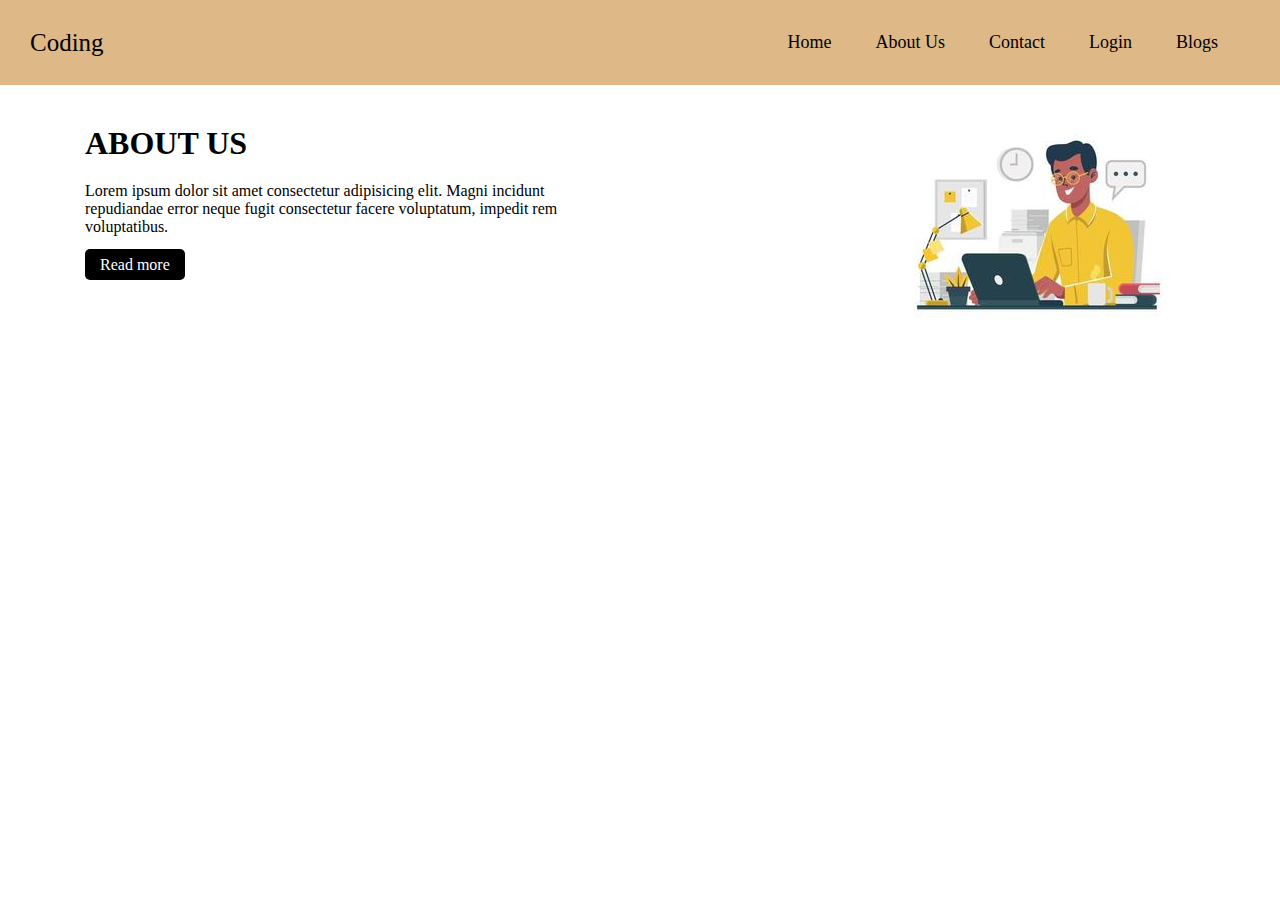
<file: about us/index.html>
<!DOCTYPE html>
<html lang="en">

<head>
    <meta charset="UTF-8">
    <meta name="viewport" content="width=device-width, initial-scale=1.0">
    <title>About us</title>

    <!-- font awesome cdn -->
    <link rel="stylesheet" href="https://cdnjs.cloudflare.com/ajax/libs/font-awesome/6.5.2/css/all.min.css"
        integrity="sha512-SnH5WK+bZxgPHs44uWIX+LLJAJ9/2PkPKZ5QiAj6Ta86w+fsb2TkcmfRyVX3pBnMFcV7oQPJkl9QevSCWr3W6A=="
        crossorigin="anonymous" referrerpolicy="no-referrer" />

    <!-- main css -->
    <link rel="stylesheet" href="./css/style.css" type="text/css">

    <!-- responsive css link -->
    <link rel="stylesheet" href="./css/reponsive.css">
</head>

<body>

    <header>
        <div class="navbar">
            <i class="fa-solid fa-bars"></i>
            <input type="radio" name="radio" class="radio1">

            <i class="fa-solid fa-xmark"></i>
            <input type="radio" name="radio" class="radio2">

            <div class="logo">
                <a href="javascript:void(0)">Coding</a>
            </div>

            <nav>
                <ul>
                    <li>
                        <a href="../home page/index.html" target="_blank">Home</a>
                    </li>

                    <li>
                        <a href="../about us/index.html" target="_blank">About Us</a>
                    </li>

                    <li>
                        <a href="../contact form/index.html" target="_blank">Contact</a>
                    </li>

                    <li>
                        <a href="../Login Form/index.html" target="_blank">Login</a>
                    </li>

                    <li>
                        <a href="../blog page/index.html" target="_blank">Blogs</a>
                    </li>


                </ul>
            </nav>

        </div>
    </header>

    
    <div class="about">
        <div class="container">
            <div class="row">
                <div class="col-6 col-mh12">
                    <div class="inner">
                        <div class="left-side">
                            <h1>ABOUT US</h1>
                            <p>Lorem ipsum dolor sit amet consectetur adipisicing elit. Magni incidunt repudiandae error
                                neque
                                fugit consectetur facere voluptatum, impedit rem voluptatibus.</p>

                            <a href="javascript:void(0)">Read more</a>

                            <div class="social-links">
                                <ul>
                                    <li>
                                        <a href="javascript:void(0)">
                                            <i class="fa-brands fa-instagram"></i>
                                        </a>
                                    </li>

                                    <li>
                                        <a href="javascript:void(0)">
                                            <i class="fa-brands fa-instagram"></i>
                                        </a>
                                    </li>

                                    <li>
                                        <a href="javascript:void(0)">
                                            <i class="fa-brands fa-github"></i>
                                        </a>
                                    </li>
                                </ul>
                            </div>
                        </div>

                        <div class="col-6 col-mh12">
                            <div class="right-side">
                                <img src="./image/man-working-on-laptop.jpg" alt="">
                            </div>
                        </div>
                    </div>
                </div>
            </div>
        </div>
    </div>
</body>

</html>
</file>
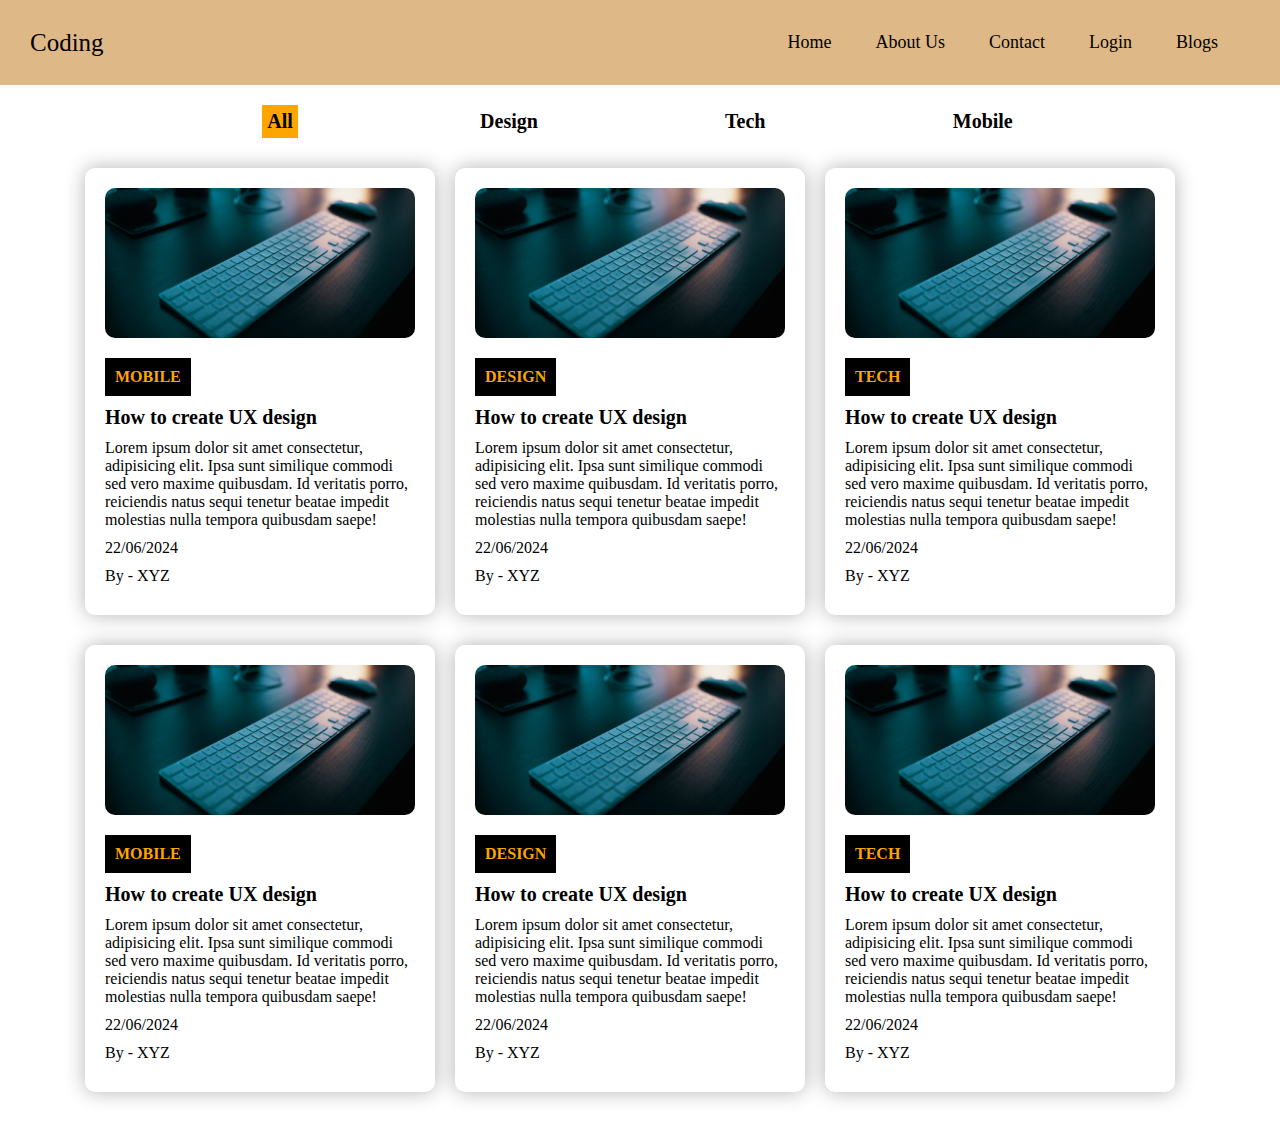
<file: blog page/index.html>
<!DOCTYPE html>
<html lang="en">

<head>
    <meta charset="UTF-8">
    <meta name="viewport" content="width=device-width, initial-scale=1.0">
    <title>Blogs</title>

    <link rel="stylesheet" href="https://cdnjs.cloudflare.com/ajax/libs/font-awesome/6.5.2/css/all.min.css"
        integrity="sha512-SnH5WK+bZxgPHs44uWIX+LLJAJ9/2PkPKZ5QiAj6Ta86w+fsb2TkcmfRyVX3pBnMFcV7oQPJkl9QevSCWr3W6A=="
        crossorigin="anonymous" referrerpolicy="no-referrer">

    <!-- main css -->
    <link rel="stylesheet" href="./css/style.css" type="text/css">

    <!-- responsive css -->
    <link rel="stylesheet" href="./css/responsive.css">
</head>

<body>

    <header>
        <div class="navbar">
            <i class="fa-solid fa-bars"></i>
            <input type="radio" name="radio" class="radio1">

            <i class="fa-solid fa-xmark"></i>
            <input type="radio" name="radio" class="radio2">

            <div class="logo">
                <a href="javascript:void(0)">Coding</a>
            </div>

            <nav>
                <ul>
                    <li>
                        <a href="../home page/index.html" target="_blank">Home</a>
                    </li>

                    <li>
                        <a href="../about us/index.html" target="_blank">About Us</a>
                    </li>

                    <li>
                        <a href="../contact form/index.html" target="_blank">Contact</a>
                    </li>

                    <li>
                        <a href="../Login Form/index.html" target="_blank">Login</a>
                    </li>

                    <li>
                        <a href="../blog page/index.html" target="_blank">Blogs</a>
                    </li>


                </ul>
            </nav>

        </div>
    </header>

    <div class="container">
        <div class="title">
            <div class="row">
                <div class="col-12 ">
                    <ul>
                        <li class="active">
                            <a href="javscript:void(0)">All</a>
                        </li>

                        <li>
                            <a href="javscript:void(0)">Design</a>
                        </li>

                        <li>
                            <a href="javscript:void(0)">Tech</a>
                        </li>

                        <li>
                            <a href="javscript:void(0)">Mobile</a>
                        </li>
                    </ul>
                </div>
            </div>
        </div>


        <div class="blog">
            <div class="row">
                <div class="blog-inner">
                    <div class="col-4">
                        <div class="i1">
                            <div class="image"></div>

                            <h4>Mobile</h4>
                            <h5>How to create UX design</h5>
                            <p>Lorem ipsum dolor sit amet consectetur, adipisicing elit. Ipsa sunt similique commodi sed
                                vero
                                maxime
                                quibusdam. Id veritatis porro, reiciendis natus sequi tenetur beatae impedit molestias
                                nulla
                                tempora
                                quibusdam saepe!</p>

                            <p>22/06/2024</p>
                            <p>By - XYZ</p>
                        </div>
                    </div>
                    <div class="col-4">
                        <div class="i1">
                            <div class="image"></div>

                            <h4>Design</h4>
                            <h5>How to create UX design</h5>
                            <p>Lorem ipsum dolor sit amet consectetur, adipisicing elit. Ipsa sunt similique commodi sed
                                vero
                                maxime
                                quibusdam. Id veritatis porro, reiciendis natus sequi tenetur beatae impedit molestias
                                nulla
                                tempora
                                quibusdam saepe!</p>

                            <p>22/06/2024</p>

                            <p>By - XYZ</p>
                        </div>
                    </div>

                    <div class="col-4">
                        <div class="i1">
                            <div class="image"></div>

                            <h4>Tech</h4>
                            <h5>How to create UX design</h5>
                            <p>Lorem ipsum dolor sit amet consectetur, adipisicing elit. Ipsa sunt similique commodi sed
                                vero
                                maxime
                                quibusdam. Id veritatis porro, reiciendis natus sequi tenetur beatae impedit molestias
                                nulla
                                tempora
                                quibusdam saepe!</p>

                            <p>22/06/2024</p>
                            <p>By - XYZ</p>
                        </div>
                    </div>

                </div>
            </div>

            <div class="row">
                <div class="blog-inner bi2">
                    <div class="col-4">
                        <div class="i1">
                            <div class="image"></div>

                            <h4>Mobile</h4>
                            <h5>How to create UX design</h5>
                            <p>Lorem ipsum dolor sit amet consectetur, adipisicing elit. Ipsa sunt similique commodi sed
                                vero
                                maxime
                                quibusdam. Id veritatis porro, reiciendis natus sequi tenetur beatae impedit molestias
                                nulla
                                tempora
                                quibusdam saepe!</p>

                            <p>22/06/2024</p>
                            <p>By - XYZ</p>
                        </div>
                    </div>
                    <div class="col-4">
                        <div class="i1">
                            <div class="image"></div>

                            <h4>Design</h4>
                            <h5>How to create UX design</h5>
                            <p>Lorem ipsum dolor sit amet consectetur, adipisicing elit. Ipsa sunt similique commodi sed
                                vero
                                maxime
                                quibusdam. Id veritatis porro, reiciendis natus sequi tenetur beatae impedit molestias
                                nulla
                                tempora
                                quibusdam saepe!</p>

                            <p>22/06/2024</p>

                            <p>By - XYZ</p>
                        </div>
                    </div>

                    <div class="col-4">
                        <div class="i1">
                            <div class="image"></div>

                            <h4>Tech</h4>
                            <h5>How to create UX design</h5>
                            <p>Lorem ipsum dolor sit amet consectetur, adipisicing elit. Ipsa sunt similique commodi sed
                                vero
                                maxime
                                quibusdam. Id veritatis porro, reiciendis natus sequi tenetur beatae impedit molestias
                                nulla
                                tempora
                                quibusdam saepe!</p>

                            <p>22/06/2024</p>
                            <p>By - XYZ</p>
                        </div>
                    </div>

                </div>
            </div>
        </div>
    </div>
</body>

</html>
</file>
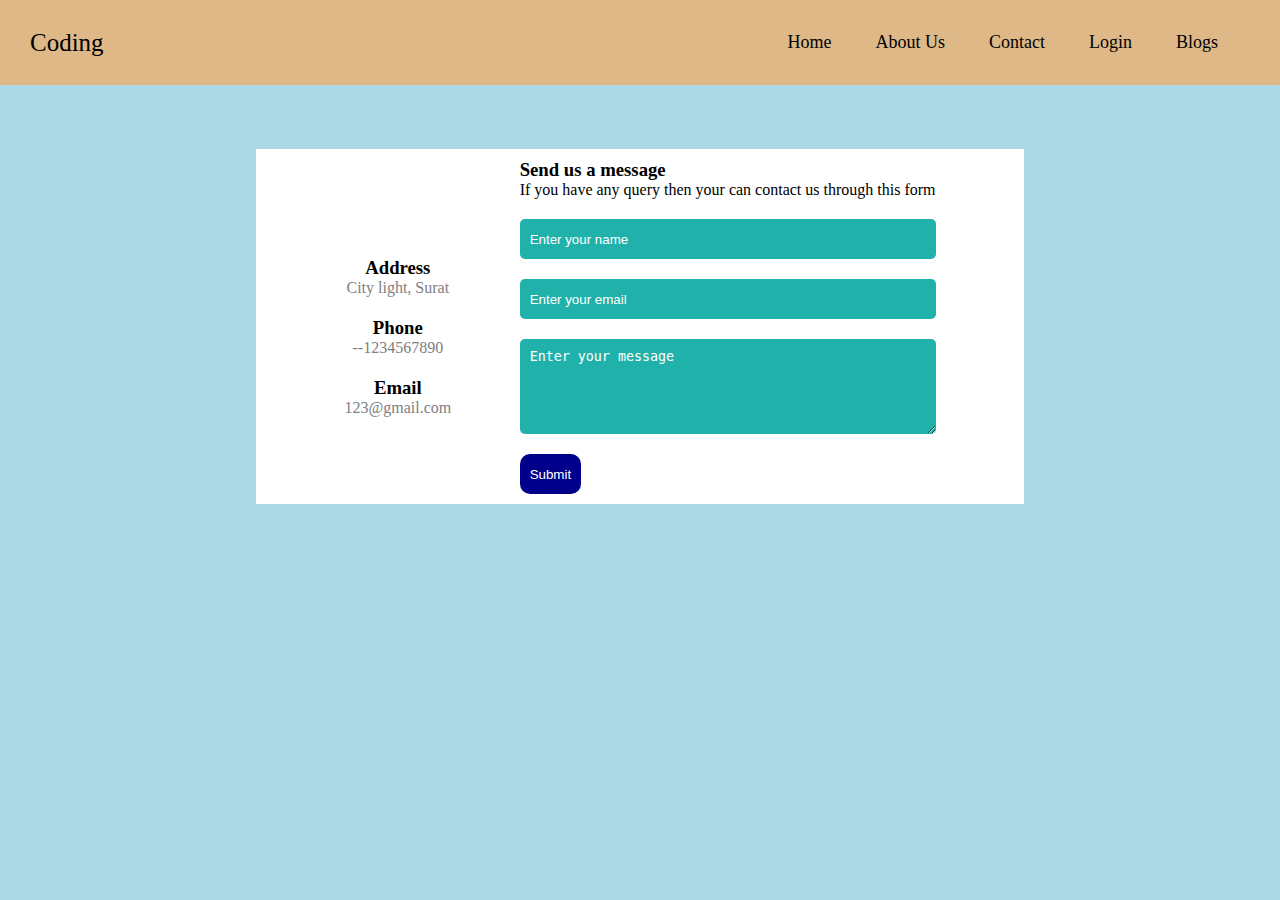
<file: contact form/index.html>
<!DOCTYPE html>
<html lang="en">

<head>
    <meta charset="UTF-8">
    <meta name="viewport" content="width=device-width, initial-scale=1.0">
    <title>Responsive contact form</title>

    <!-- main css -->
    <link rel="stylesheet" href="./css/style.css">

    <!-- contact form responsive css -->
    <link rel="stylesheet" href="./css/responsive.css">

    <!--  Fontawesome CDN Link -->
    <link rel="stylesheet" href="https://cdnjs.cloudflare.com/ajax/libs/font-awesome/6.5.2/css/all.min.css"
        integrity="sha512-SnH5WK+bZxgPHs44uWIX+LLJAJ9/2PkPKZ5QiAj6Ta86w+fsb2TkcmfRyVX3pBnMFcV7oQPJkl9QevSCWr3W6A=="
        crossorigin="anonymous" referrerpolicy="no-referrer" />
</head>

<body>

    <header>
        <div class="navbar">
            <i class="fa-solid fa-bars"></i>
            <input type="radio" name="radio" class="radio1">

            <i class="fa-solid fa-xmark"></i>
            <input type="radio" name="radio" class="radio2">

            <div class="logo">
                <a href="javascript:void(0)">Coding</a>
            </div>

            <nav>
                <ul>
                    <li>
                        <a href="../home page/index.html" target="_blank">Home</a>
                    </li>

                    <li>
                        <a href="../about us/index.html" target="_blank">About Us</a>
                    </li>

                    <li>
                        <a href="../contact form/index.html" target="_blank">Contact</a>
                    </li>

                    <li>
                        <a href="../Login Form/index.html" target="_blank">Login</a>
                    </li>

                    <li>
                        <a href="../blog page/index.html" target="_blank">Blogs</a>
                    </li>


                </ul>
            </nav>

        </div>
    </header>

    <div class="form">
        <div class="row">
            <div class="form-inner">
                <div class="col-6 col-12">
                    <div class="left-side">
                        <div class="address">
                            <i class="fa-solid fa-location-dot"></i>
                            <h3>Address</h3>
                            <p>City light, Surat</p>
                        </div>

                        <div class="phone">
                            <i class="fa-solid fa-phone"></i>
                            <h3>Phone</h3>
                            <p>--1234567890</p>
                        </div>

                        <div class="email">
                            <i class="fa-solid fa-envelope"></i>
                            <h3>Email</h3>
                            <p>123@gmail.com</p>
                        </div>
                    </div>
                </div>

                <div class="col-6 col-12">
                    <div class="right-side">
                        <h3>Send us a message</h3>
                        <p>If you have any query then your can contact us through this form</p>

                        <form>
                            <input type="texts" placeholder="Enter your name" required>
                            <input type="text" placeholder="Enter your email" required>
                            <textarea placeholder="Enter your message" rows=5" cols="20" required></textarea>

                            <input type="submit" id="submit">
                        </form>
                    </div>
                </div>
            </div>
        </div>

    </div>
</body>

</html>
</file>
<file: about us/css/style.css>
/* Common css start */
* {
    margin: 0;
    padding: 0;
    box-sizing: border-box;
}

.row {
    display: flex;
    flex-wrap: wrap;
}

ul {
    list-style: none;
}

a {
    text-decoration: none;
    color: black;
}

.container {
    max-width: 1140px;
    margin: 0 auto;
    padding: 0 15px;
}

/* Common css end */

/* nav bar start */
.navbar {
    background-color: burlywood;
    display: flex;
    justify-content: space-between;
    align-items: center;
    padding: 20px 30px;
}

.navbar .logo {
    font-size: 25px;
}

.navbar nav ul {
    display: flex;
    align-items: center;
}

.navbar nav ul li {
    margin-right: 20px;
    font-size: 18px;
    border: 2px solid transparent;
    padding: 10px;
}

.navbar nav ul li a:hover {
    letter-spacing: 1px;
    color: brown;
    box-shadow: inset 5px 5px 5px rgba(0, 0, 0, 0.2);
}

.radio1,
.radio2,
.fa-bars,
.fa-xmark {
    display: none;
}


/* nav bar end */

/* about us start */
.about {
    margin-top: 40px;
}

.inner {
    display: flex;
}

.left-side h1 {
    margin-bottom: 20px;
}

.left-side p {
    width: 60%;
    margin-bottom: 20px;
}

.left-side>a {
    background-color: black;
    color: white;
    padding: 7px 15px;
    border-radius: 5px;
}

.left-side .social-links ul {
    margin-top: 20px;
    display: flex;
    font-size: 20px;
}

.left-side .social-links ul li {
    margin-right: 10px;
}

/* about us end */
</file>
<file: about us/css/reponsive.css>
/* mobile (horizontal) */
@media (max-width:767px) {
    .navbar {
        display: inline-block;
        text-align: center;
        width: 200px;
        width: 100%;
    }

    .logo {
        margin-bottom: 10px;
    }

    .logo,
    .navbar nav ul {
        display: none;
    }

    .header-2 {
        /* height: 100vh; */
    }

    .header-2 .link {
        display: flex;
        flex-direction: column;
        justify-content: center;
        align-items: center;
    }

    .fa-xmark {
        visibility: hidden;
    }

    .radio1,
    .radio2,
    .fa-bars,
    .fa-xmark {
        display: inline-block;
        position: absolute;
    }

    .fa-bars,
    .radio1 {
        top: 18px;
        left: 30px;
        font-size: 23px;
    }

    .radio1 {
        transform: scale(1.5);
        /* top: 20px; */
        left: 32px;
        opacity: 0;
        z-index: 99;
    }

    .radio2 {
        transform: scale(1.5);
        z-index: 99;
        opacity: 0;
    }

    .radio2,
    .fa-xmark {
        font-size: 25px;
        top: 18px;
        left: 60px;

    }


    .radio1:checked~nav ul,
    .radio1:checked~.logo {
        display: inline-block;
    }

    .radio1:checked~.fa-bars {
        visibility: hidden;
    }

    .radio1:checked~.fa-xmark {
        visibility: visible;
    }

    .radio2:checked~.fa-xmark {
        visibility: hidden;
    }

    .radio2:checked~.fa-bars {
        visibility: visible;
    }

    .radio2:checked~nav ul,
    .radio2:checked~.logo {
        display: none;
    }

    .header-2 .link a {
        margin-bottom: 20px;
    }

    .header-2 .heading h1 {
        font-size: 35px;
    }

    .col-mh12 {
        max-width: 100%;
    }

    .inner {
        display: flex;
        flex-direction: column;
        justify-content: center;
        align-items: center;
    }

    .left-side {
        display: flex;
        flex-direction: column;
        text-align: center;
        align-items: center;
        width: 100%;
        margin-bottom: 50px;
    }


}

@media (max-width:575px) {
    /* .left-side .social-links ul {
        display: flex;
        flex-direction: column;
    } */
}
</file>
<file: blog page/css/style.css>
/* common css start */
* {
    margin: 0;
    padding: 0;
    box-sizing: border-box;
}

a {
    text-decoration: none;
    color: black;
}

.container {
    max-width: 1140px;
    margin: 0 auto;
    padding: 0 15px;
}

ul li {
    list-style: none;
}

a {
    text-decoration: none;
    color: black;
}


.active {
    background-color: orange;
}

/* common css end */

/* nav bar start */

.navbar {
    background-color: burlywood;
    display: flex;
    justify-content: space-between;
    align-items: center;
    padding: 20px 30px;
}

.navbar .logo {
    font-size: 25px;
}

.navbar nav ul {
    display: flex;
    align-items: center;
}

.navbar nav ul li {
    margin-right: 20px;
    font-size: 18px;
    border: 2px solid transparent;
    padding: 10px;
}

.navbar nav ul li a:hover {
    letter-spacing: 1px;
    color: brown;
    box-shadow: inset 5px 5px 5px rgba(0, 0, 0, 0.2);
}

.radio1,
.radio2,
.fa-bars,
.fa-xmark {
    display: none;
}



/* nav bar end */


/* blogs start  */
.title {
    margin-top: 20px;
    width: 100%;
}

.title ul {
    display: flex;
    justify-content: space-evenly;
    list-style: none;
    align-items: center;
}

.title ul li {
    padding: 5px;
    font-weight: bold;
    font-size: 20px;
}

.blog-inner {
    display: flex;
    margin-top: 30px;
    justify-content: space-between;
}

.i1 {
    box-shadow: 0 0 20px rgba(0, 0, 0, 0.3);
    margin-right: 20px;
    padding: 20px;
    border-radius: 10px;
    border: none;
}

.i1 .image {
    background-image: url('../image/main-img.jpeg');
    background-size: cover;
    background-position: center;
    margin-bottom: 20px;
    height: 150px;
    border-radius: 10px;
}

.i1 h4 {
    color: orange;
    margin-bottom: 10px;
    text-transform: uppercase;
    cursor: pointer;
    background-color: black;
    padding: 10px;
    width: fit-content;
}

.i1 h5 {
    font-size: 20px;
    margin-bottom: 10px;
}

.i1 p {
    margin-bottom: 10px;

}

.i1 p:last-child {
    cursor: pointer;
}

.bi2 .i1:last-child {
    margin-bottom: 30px;
}

/* blogs end */
</file>
<file: blog page/css/responsive.css>
@media (max-width:940px) {
    .navbar {
        display: inline-block;
        text-align: center;
        width: 200px;
        width: 100%;
    }

    .logo {
        margin-bottom: 10px;
    }

    .logo,
    .navbar nav ul {
        display: none;
    }

    .header-2 .link {
        display: flex;
        flex-direction: column;
        justify-content: center;
        align-items: center;
    }

    .fa-xmark {
        visibility: hidden;
    }

    .radio1,
    .radio2,
    .fa-bars,
    .fa-xmark {
        display: inline-block;
        position: absolute;
    }

    .fa-bars,
    .radio1 {
        top: 18px;
        left: 30px;
        font-size: 23px;
    }

    .radio1 {
        transform: scale(1.5);
        /* top: 20px; */
        left: 32px;
        opacity: 0;
        z-index: 99;
    }

    .radio2 {
        transform: scale(1.5);
        z-index: 99;
        opacity: 0;
    }

    .radio2,
    .fa-xmark {
        font-size: 25px;
        top: 18px;
        left: 60px;

    }


    .radio1:checked~nav ul,
    .radio1:checked~.logo {
        display: inline-block;
    }

    .radio1:checked~.fa-bars {
        visibility: hidden;
    }

    .radio1:checked~.fa-xmark {
        visibility: visible;
    }

    .radio2:checked~.fa-xmark {
        visibility: hidden;
    }

    .radio2:checked~.fa-bars {
        visibility: visible;
    }

    .radio2:checked~nav ul,
    .radio2:checked~.logo {
        display: none;
    }

    .header-2 .link a {
        margin-bottom: 20px;
    }

    .header-2 .heading h1 {
        font-size: 35px;
    }
}

/* mobile horizontal */
@media (max-width:575px) {
    .blog-inner {
        display: flex;
        flex-direction: column;
    }

    .i1 {
        margin-bottom: 30px;
    }

    .title ul li {
        font-size: 15px;
    }
}

@media (max-width:268px) {
    .title ul {
        display: flex;
        flex-direction: column;
    }


}
</file>
<file: contact form/css/style.css>
/* common css */

/* Google Font CDN Link */
@import url('https://fonts.googleapis.com/css2?family=Poppins:wght@200;300;400;500;600;700&display=swap');

* {
    margin: 0;
    padding: 0;
    box-sizing: border-box;
}

body {
    background-color: lightblue;
}

ul li {
    list-style: none;
}

a {
    text-decoration: none;
    color: black;
}

/* common css end */

/* nav bar start */
.navbar {
    background-color: burlywood;
    display: flex;
    justify-content: space-between;
    align-items: center;
    padding: 20px 30px;
}

.navbar .logo {
    font-size: 25px;
}

.navbar nav ul {
    display: flex;
    align-items: center;
}

.navbar nav ul li {
    margin-right: 20px;
    font-size: 18px;
    border: 2px solid transparent;
    padding: 10px;
}

.navbar nav ul li a:hover {
    letter-spacing: 1px;
    color: brown;
    box-shadow: inset 5px 5px 5px rgba(0, 0, 0, 0.2);
}

.radio1,
.radio2,
.fa-bars,
.fa-xmark {
    display: none;
}

/* nav bar end */


/* contact form start*/
.form {
    background-color: white;
    width: 60%;
    height: 20%;
    margin-top: 5%;
    margin-left: 20%;
    padding: 10px 20px;
    max-width: 800px;
}

.form .left-side {
    text-align: center;
}

.form .left-side div {
    margin-top: 20px;
}

.form .left-side i {
    color: darkblue;
}

.form .left-side h3 {
    font-weight: bold;
}

.form .left-side p {
    color: gray;
}

.form-inner {
    display: flex;
    align-items: center;
    justify-content: space-evenly
}

form {
    display: flex;
    flex-direction: column;
}

.right-side form input:not(.right-side form #submit),
textarea {
    background-color: lightseagreen;
    border: none;
    outline: none;
    margin-top: 20px;

    border-radius: 5px;
    padding: 10px;
}

form ::placeholder {
    color: white;
}

.right-side form input {
    height: 40px;

}

#submit {
    color: white;
    background-color: darkblue;
    padding: 10px;
    border: none;
    outline: none;
    margin-top: 20px;
    width: fit-content;
    border-radius: 10px;
    cursor: pointer;
}

/* contact form end*/
</file>
<file: contact form/css/responsive.css>
@media (max-width:1110px) {
    .col-12 {
        width: 100%;
    }

    .form-inner {
        flex-direction: column;
    }

    .form .left-side {
        display: flex;
        margin-bottom: 30px;
        justify-content: space-between;
        width: 100%;
    }

}

@media (max-width:940px) {
    .navbar {
        display: inline-block;
        text-align: center;
        width: 200px;
        width: 100%;
    }

    .logo {
        margin-bottom: 10px;
    }

    .logo,
    .navbar nav ul {
        display: none;
    }

    .header-2 .link {
        display: flex;
        flex-direction: column;
        justify-content: center;
        align-items: center;
    }

    .fa-xmark {
        visibility: hidden;
    }

    .radio1,
    .radio2,
    .fa-bars,
    .fa-xmark {
        display: inline-block;
        position: absolute;
    }

    .fa-bars,
    .radio1 {
        top: 18px;
        left: 30px;
        font-size: 23px;
    }

    .radio1 {
        transform: scale(1.5);
        /* top: 20px; */
        left: 32px;
        opacity: 0;
        z-index: 99;
    }

    .radio2 {
        transform: scale(1.5);
        z-index: 99;
        opacity: 0;
    }

    .radio2,
    .fa-xmark {
        font-size: 25px;
        top: 18px;
        left: 60px;
    }


    .radio1:checked~nav ul,
    .radio1:checked~.logo {
        display: inline-block;
    }

    .radio1:checked~.fa-bars {
        visibility: hidden;
    }

    .radio1:checked~.fa-xmark {
        visibility: visible;
    }

    .radio2:checked~.fa-xmark {
        visibility: hidden;
    }

    .radio2:checked~.fa-bars {
        visibility: visible;
    }

    .radio2:checked~nav ul,
    .radio2:checked~.logo {
        display: none;
    }
}


@media (max-width:672px) {
    .form-inner {
        flex-direction: column;
    }

    .form .left-side {
        display: flex;
        flex-direction: column;
        margin-bottom: 30px;
        justify-content: space-between;
        width: 100%;
    }

}
</file>
